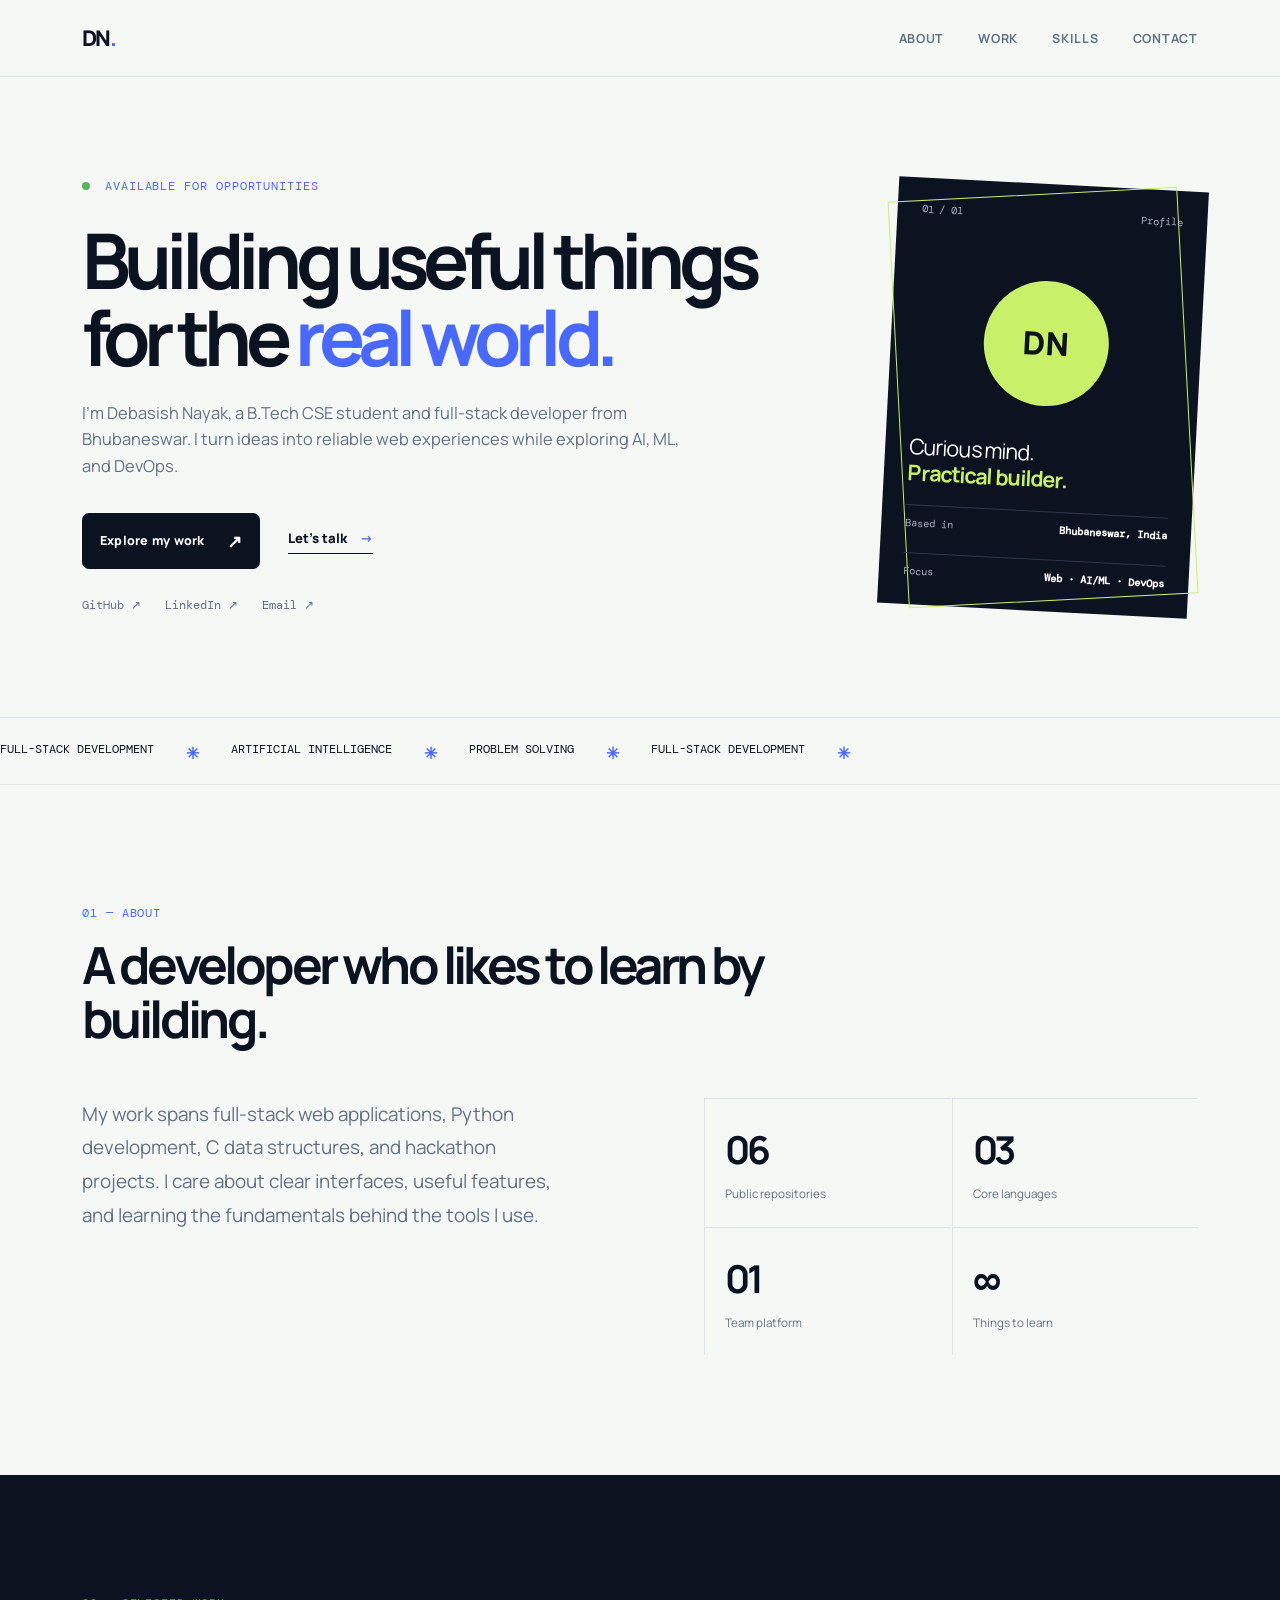
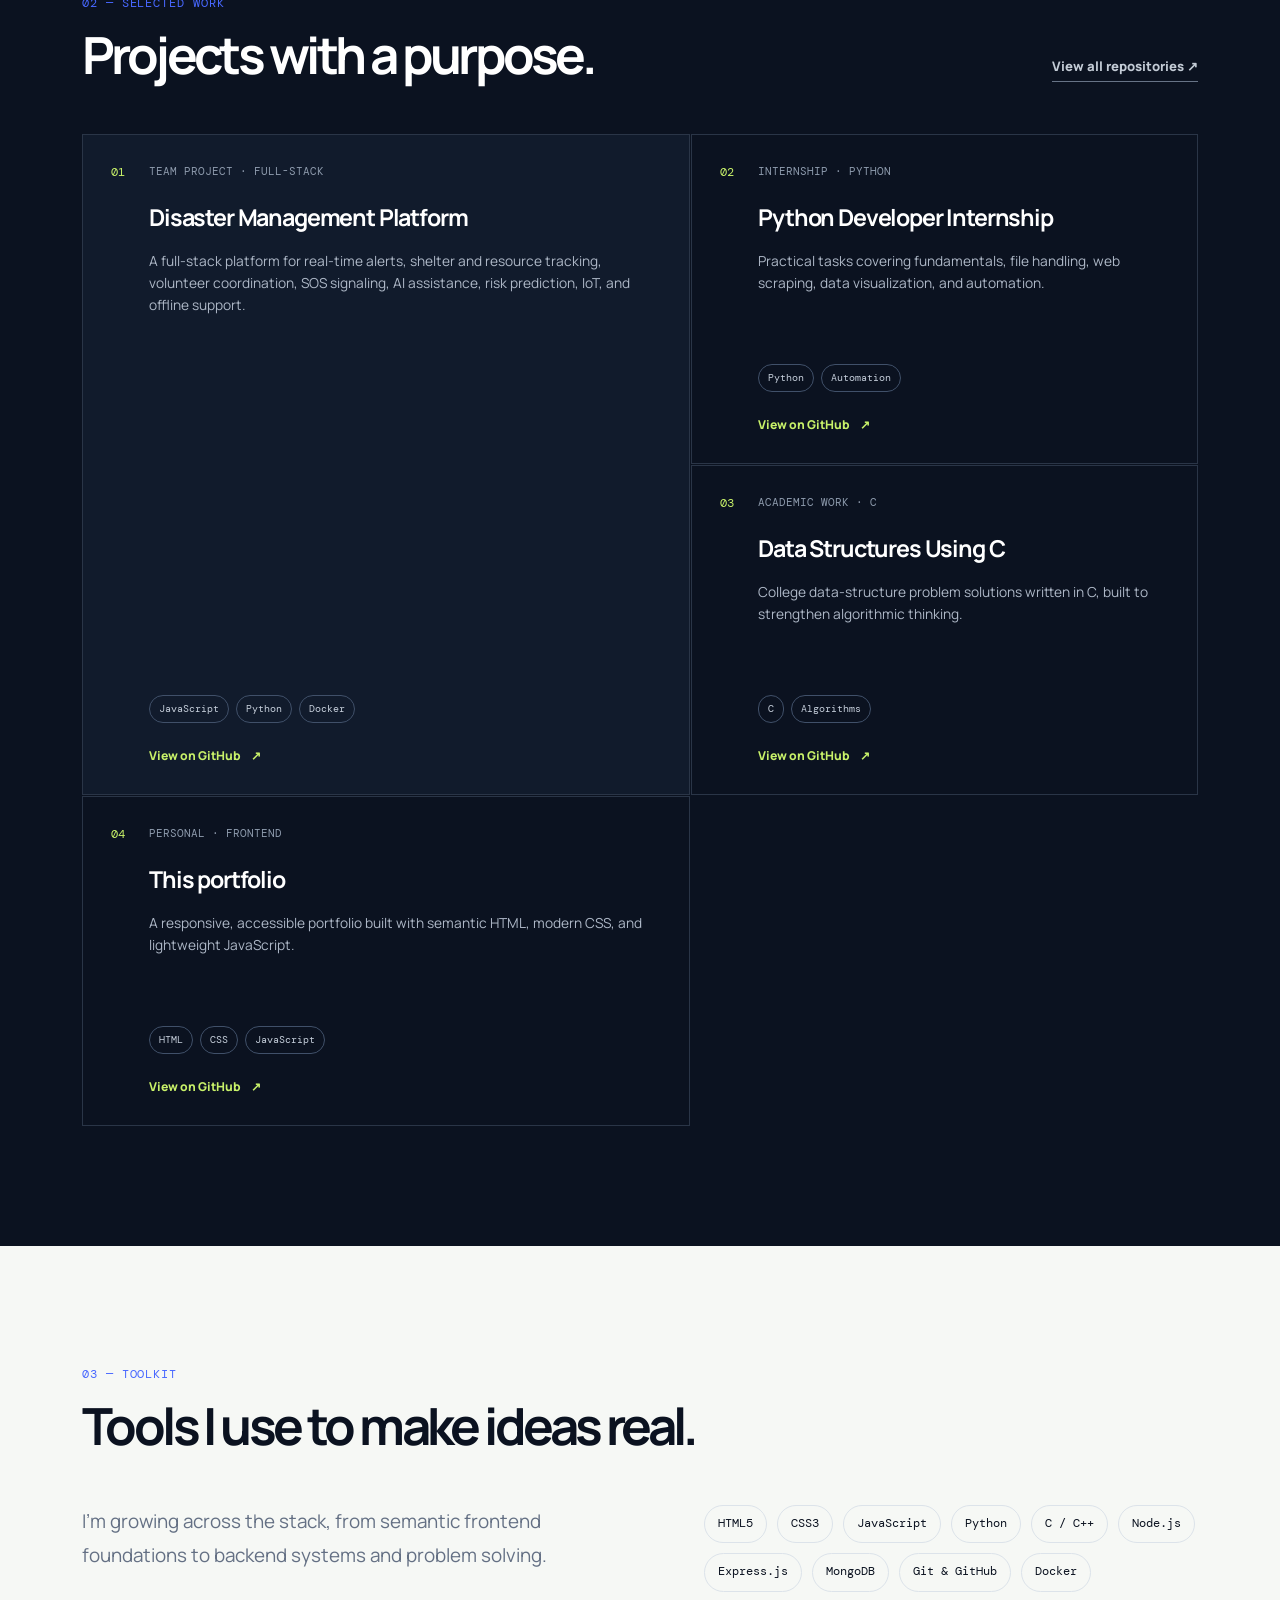
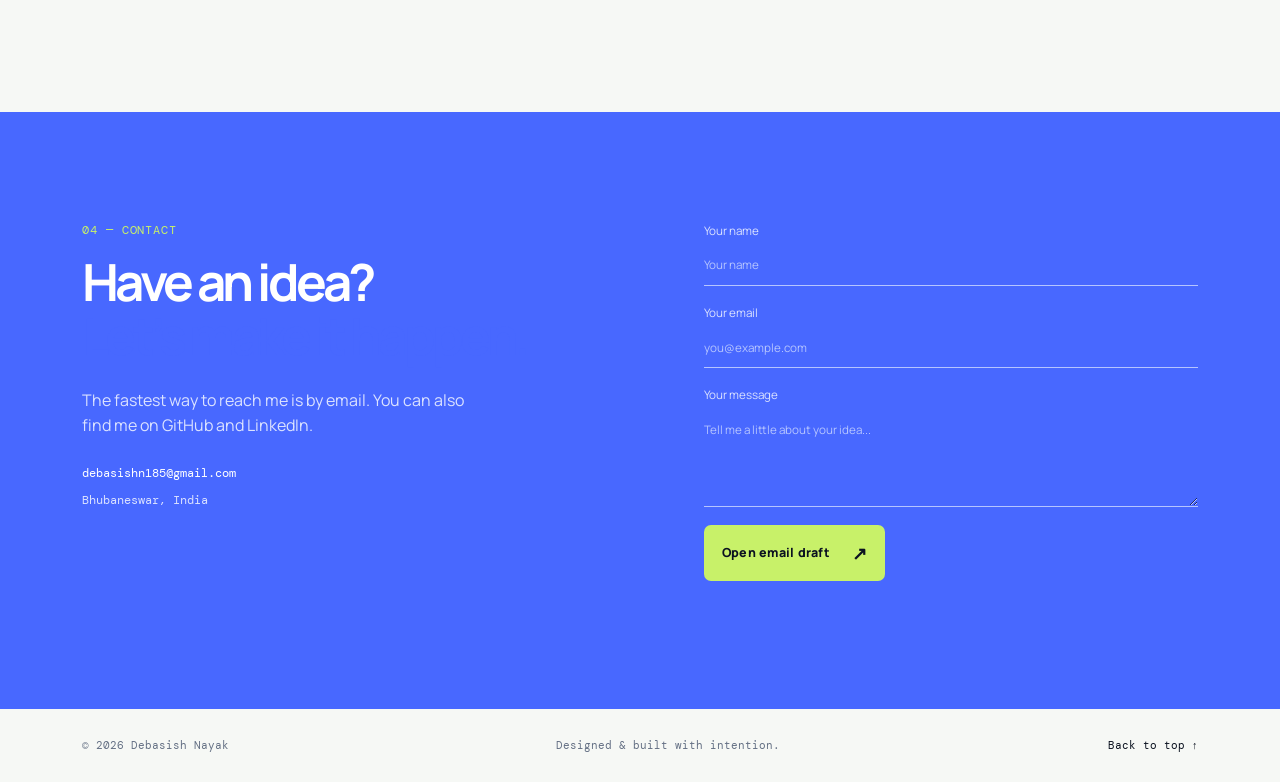
<file: index.html>
<!DOCTYPE html>
<html lang="en">
<head>
  <meta charset="UTF-8">
  <meta name="viewport" content="width=device-width, initial-scale=1.0">
  <meta name="description" content="Portfolio of Debasish Nayak, a B.Tech CSE student and full-stack developer from Bhubaneswar.">
  <meta name="theme-color" content="#0b1220">
  <title>Debasish Nayak | Full-stack developer</title>
  <link rel="preconnect" href="https://fonts.googleapis.com">
  <link rel="preconnect" href="https://fonts.gstatic.com" crossorigin>
  <link href="https://fonts.googleapis.com/css2?family=DM+Mono:wght@400;500&family=Manrope:wght@400;500;600;700;800&display=swap" rel="stylesheet">
  <link rel="stylesheet" href="style.css">
</head>
<body>
  <header class="site-header">
    <nav class="nav container" aria-label="Primary navigation">
      <a class="brand" href="#top" aria-label="Debasish Nayak home"><span>DN</span><i>.</i></a>
      <button class="menu-toggle" type="button" aria-expanded="false" aria-controls="nav-links">
        <span></span><span></span><span></span><b class="sr-only">Open menu</b>
      </button>
      <ul class="nav-links" id="nav-links">
        <li><a href="#about">About</a></li>
        <li><a href="#work">Work</a></li>
        <li><a href="#skills">Skills</a></li>
        <li><a href="#contact">Contact</a></li>
      </ul>
    </nav>
  </header>

  <main id="top">
    <section class="hero container">
      <div class="hero-copy">
        <p class="eyebrow"><span class="status-dot"></span> Available for opportunities</p>
        <h1>Building useful things for the <em>real world.</em></h1>
        <p class="hero-intro">I’m Debasish Nayak, a B.Tech CSE student and full-stack developer from Bhubaneswar. I turn ideas into reliable web experiences while exploring AI, ML, and DevOps.</p>
        <div class="hero-actions">
          <a class="button button-primary" href="#work">Explore my work <span>↗</span></a>
          <a class="text-link" href="mailto:debasishn185@gmail.com">Let’s talk <span>→</span></a>
        </div>
        <div class="social-row" aria-label="Social links">
          <a href="https://github.com/Debasish-Nayak-git" target="_blank" rel="noopener noreferrer">GitHub ↗</a>
          <a href="https://www.linkedin.com/in/debasish507" target="_blank" rel="noopener noreferrer">LinkedIn ↗</a>
          <a href="mailto:debasishn185@gmail.com">Email ↗</a>
        </div>
      </div>
      <div class="hero-card" aria-label="Profile summary">
        <div class="hero-card-top"><span>01 / 01</span><span>Profile</span></div>
        <div class="avatar">DN</div>
        <p class="hero-card-title">Curious mind.<br><strong>Practical builder.</strong></p>
        <div class="hero-card-meta"><span>Based in</span><strong>Bhubaneswar, India</strong></div>
        <div class="hero-card-meta"><span>Focus</span><strong>Web · AI/ML · DevOps</strong></div>
      </div>
    </section>

    <section class="marquee" aria-label="Areas of interest">
      <div class="marquee-track"><span>FULL-STACK DEVELOPMENT</span><b>✳</b><span>ARTIFICIAL INTELLIGENCE</span><b>✳</b><span>PROBLEM SOLVING</span><b>✳</b><span>FULL-STACK DEVELOPMENT</span><b>✳</b></div>
    </section>

    <section class="section container" id="about">
      <div class="section-heading"><p class="eyebrow">01 — About</p><h2>A developer who likes to learn by building.</h2></div>
      <div class="about-layout">
        <p class="large-copy">My work spans full-stack web applications, Python development, C data structures, and hackathon projects. I care about clear interfaces, useful features, and learning the fundamentals behind the tools I use.</p>
        <div class="stats">
          <div><strong>06</strong><span>Public repositories</span></div>
          <div><strong>03</strong><span>Core languages</span></div>
          <div><strong>01</strong><span>Team platform</span></div>
          <div><strong>∞</strong><span>Things to learn</span></div>
        </div>
      </div>
    </section>

    <section class="section work-section" id="work">
      <div class="container">
        <div class="section-heading heading-row"><div><p class="eyebrow">02 — Selected work</p><h2>Projects with a purpose.</h2></div><a class="text-link desktop-link" href="https://github.com/Debasish-Nayak-git?tab=repositories" target="_blank" rel="noopener noreferrer">View all repositories ↗</a></div>
        <div class="project-grid">
          <article class="project-card project-featured"><div class="project-number">01</div><div class="project-content"><p class="project-type">Team project · Full-stack</p><h3>Disaster Management Platform</h3><p>A full-stack platform for real-time alerts, shelter and resource tracking, volunteer coordination, SOS signaling, AI assistance, risk prediction, IoT, and offline support.</p><div class="tags"><span>JavaScript</span><span>Python</span><span>Docker</span></div><a class="project-link" href="https://github.com/Debasish-Nayak-git/DISASTER-MANAGEMENT-PLATFORM2" target="_blank" rel="noopener noreferrer">View on GitHub <span>↗</span></a></div></article>
          <article class="project-card"><div class="project-number">02</div><div class="project-content"><p class="project-type">Internship · Python</p><h3>Python Developer Internship</h3><p>Practical tasks covering fundamentals, file handling, web scraping, data visualization, and automation.</p><div class="tags"><span>Python</span><span>Automation</span></div><a class="project-link" href="https://github.com/Debasish-Nayak-git/internship" target="_blank" rel="noopener noreferrer">View on GitHub <span>↗</span></a></div></article>
          <article class="project-card"><div class="project-number">03</div><div class="project-content"><p class="project-type">Academic work · C</p><h3>Data Structures Using C</h3><p>College data-structure problem solutions written in C, built to strengthen algorithmic thinking.</p><div class="tags"><span>C</span><span>Algorithms</span></div><a class="project-link" href="https://github.com/Debasish-Nayak-git/Data-structure-using-c" target="_blank" rel="noopener noreferrer">View on GitHub <span>↗</span></a></div></article>
          <article class="project-card"><div class="project-number">04</div><div class="project-content"><p class="project-type">Personal · Frontend</p><h3>This portfolio</h3><p>A responsive, accessible portfolio built with semantic HTML, modern CSS, and lightweight JavaScript.</p><div class="tags"><span>HTML</span><span>CSS</span><span>JavaScript</span></div><a class="project-link" href="https://github.com/Debasish-Nayak-git/portfolio" target="_blank" rel="noopener noreferrer">View on GitHub <span>↗</span></a></div></article>
        </div>
      </div>
    </section>

    <section class="section container" id="skills">
      <div class="section-heading"><p class="eyebrow">03 — Toolkit</p><h2>Tools I use to make ideas real.</h2></div>
      <div class="skills-layout"><p class="large-copy">I’m growing across the stack, from semantic frontend foundations to backend systems and problem solving.</p><div class="skills-list"><span>HTML5</span><span>CSS3</span><span>JavaScript</span><span>Python</span><span>C / C++</span><span>Node.js</span><span>Express.js</span><span>MongoDB</span><span>Git & GitHub</span><span>Docker</span></div></div>
    </section>

    <section class="contact-section" id="contact">
      <div class="container contact-layout">
        <div><p class="eyebrow">04 — Contact</p><h2>Have an idea?<br><em>Let’s make it happen.</em></h2><p class="contact-note">The fastest way to reach me is by email. You can also find me on GitHub and LinkedIn.</p><div class="contact-details"><a href="mailto:debasishn185@gmail.com">debasishn185@gmail.com</a><span>Bhubaneswar, India</span></div></div>
        <form class="contact-form" id="contact-form">
          <label for="name">Your name<input id="name" name="name" type="text" autocomplete="name" required placeholder="Your name"></label>
          <label for="email">Your email<input id="email" name="email" type="email" autocomplete="email" required placeholder="you@example.com"></label>
          <label for="message">Your message<textarea id="message" name="message" rows="4" required placeholder="Tell me a little about your idea..."></textarea></label>
          <button class="button button-light" type="submit">Open email draft <span>↗</span></button>
          <p class="form-message" id="form-message" role="status"></p>
        </form>
      </div>
    </section>
  </main>

  <footer class="footer container"><span>© 2026 Debasish Nayak</span><span>Designed & built with intention.</span><a href="#top">Back to top ↑</a></footer>
  <script src="script.js"></script>
</body>
</html>
</file>
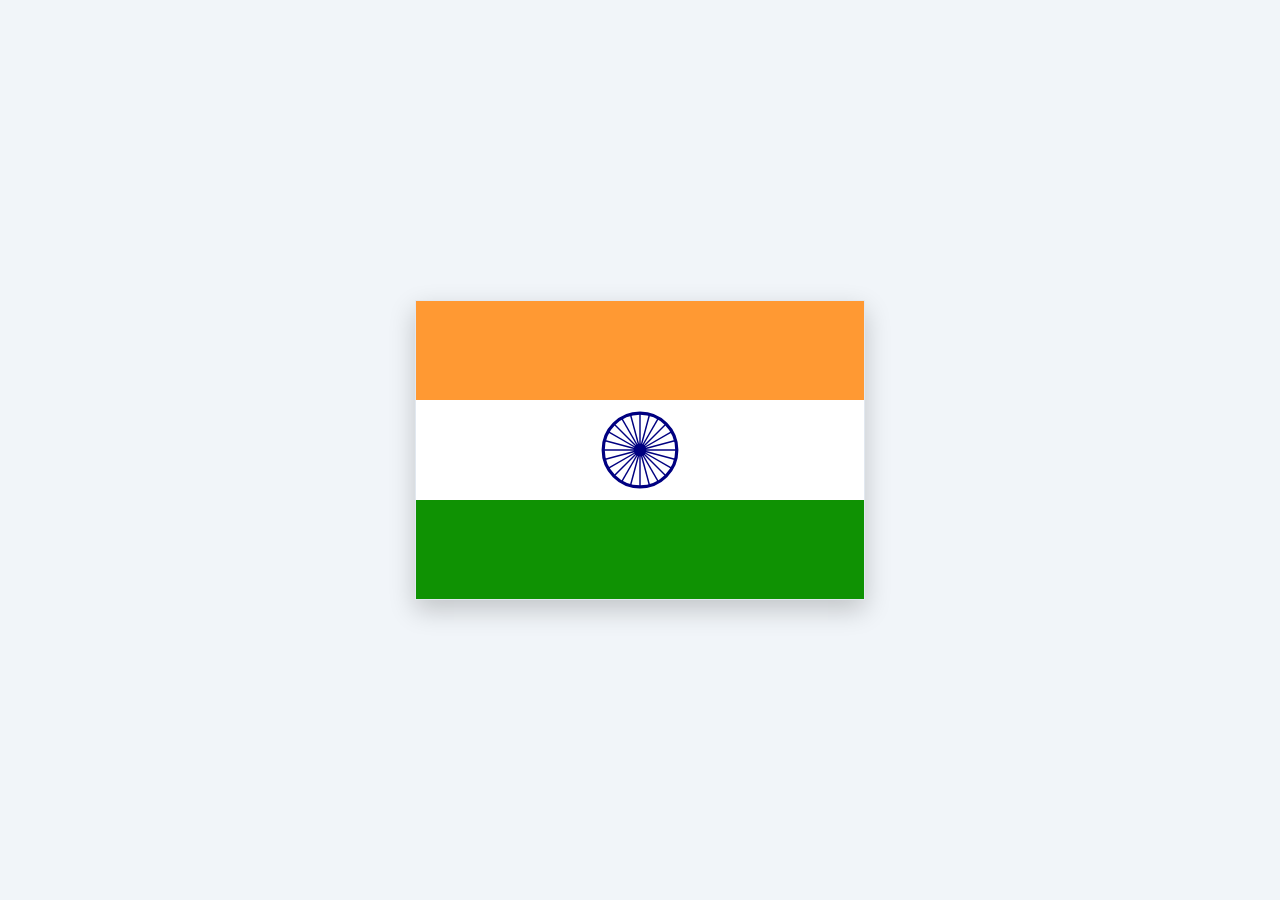
<file: flag.html>
<!DOCTYPE html>
<html lang="en">
<head>
  <meta charset="UTF-8">
  <meta name="viewport" content="width=device-width, initial-scale=1.0">
  <title>Indian National Flag — Tiranga</title>
  <style>
    * {
      margin: 0;
      padding: 0;
      box-sizing: border-box;
    }

    body {
      min-height: 100vh;
      display: flex;
      align-items: center;
      justify-content: center;
      background-color: #f1f5f9;
    }

    /* Standard 3:2 Ratio Indian Flag */
    .flag {
      width: 450px;
      height: 300px;
      display: flex;
      flex-direction: column;
      box-shadow: 0 10px 25px rgba(0, 0, 0, 0.2);
      border: 1px solid #e2e8f0;
    }

    /* Top Band - Saffron */
    .saffron {
      flex: 1;
      background-color: #FF9933;
    }

    /* Middle Band - White */
    .white {
      flex: 1;
      background-color: #FFFFFF;
      display: flex;
      align-items: center;
      justify-content: center;
      position: relative;
    }

    /* Bottom Band - Green */
    .green {
      flex: 1;
      background-color: #0f9203;
    }

    /* Ashoka Chakra (Navy Blue, 24 Spokes) */
    .ashoka-chakra {
      width: 80px;
      height: 80px;
    }
  </style>
</head>
<body>

  <!-- The Flag -->
  <div class="flag">
    <div class="saffron"></div>
    <div class="white">
      <svg class="ashoka-chakra" viewBox="0 0 100 100" xmlns="http://www.w3.org/2000/svg">
        <!-- Outer Circle Rim -->
        <circle cx="50" cy="50" r="46" fill="none" stroke="#000080" stroke-width="4" />
        
        <!-- Center Hub -->
        <circle cx="50" cy="50" r="8" fill="#000080" />
        <circle cx="50" cy="50" r="3" fill="#FFFFFF" />

        <!-- 24 Spokes (15 degrees apart) -->
        <g stroke="#000080" stroke-width="1.8">
          <line x1="50" y1="50" x2="50" y2="4" transform="rotate(0 50 50)" />
          <line x1="50" y1="50" x2="50" y2="4" transform="rotate(15 50 50)" />
          <line x1="50" y1="50" x2="50" y2="4" transform="rotate(30 50 50)" />
          <line x1="50" y1="50" x2="50" y2="4" transform="rotate(45 50 50)" />
          <line x1="50" y1="50" x2="50" y2="4" transform="rotate(60 50 50)" />
          <line x1="50" y1="50" x2="50" y2="4" transform="rotate(75 50 50)" />
          <line x1="50" y1="50" x2="50" y2="4" transform="rotate(90 50 50)" />
          <line x1="50" y1="50" x2="50" y2="4" transform="rotate(105 50 50)" />
          <line x1="50" y1="50" x2="50" y2="4" transform="rotate(120 50 50)" />
          <line x1="50" y1="50" x2="50" y2="4" transform="rotate(135 50 50)" />
          <line x1="50" y1="50" x2="50" y2="4" transform="rotate(150 50 50)" />
          <line x1="50" y1="50" x2="50" y2="4" transform="rotate(165 50 50)" />
          <line x1="50" y1="50" x2="50" y2="4" transform="rotate(180 50 50)" />
          <line x1="50" y1="50" x2="50" y2="4" transform="rotate(195 50 50)" />
          <line x1="50" y1="50" x2="50" y2="4" transform="rotate(210 50 50)" />
          <line x1="50" y1="50" x2="50" y2="4" transform="rotate(225 50 50)" />
          <line x1="50" y1="50" x2="50" y2="4" transform="rotate(240 50 50)" />
          <line x1="50" y1="50" x2="50" y2="4" transform="rotate(255 50 50)" />
          <line x1="50" y1="50" x2="50" y2="4" transform="rotate(270 50 50)" />
          <line x1="50" y1="50" x2="50" y2="4" transform="rotate(285 50 50)" />
          <line x1="50" y1="50" x2="50" y2="4" transform="rotate(300 50 50)" />
          <line x1="50" y1="50" x2="50" y2="4" transform="rotate(315 50 50)" />
          <line x1="50" y1="50" x2="50" y2="4" transform="rotate(330 50 50)" />
          <line x1="50" y1="50" x2="50" y2="4" transform="rotate(345 50 50)" />
        </g>
      </svg>
    </div>
    <div class="green"></div>
  </div>

</body>
</html>
</file>
<file: style.css>
:root {
  --ink: #0b1220;
  --muted: #647084;
  --line: #dce3ea;
  --paper: #f6f8f5;
  --white: #fff;
  --lime: #c8f169;
  --blue: #4868ff;
  --radius: 14px;
}

* { box-sizing: border-box; margin: 0; padding: 0; }
html { scroll-behavior: smooth; }
body { background: var(--paper); color: var(--ink); font-family: "Manrope", sans-serif; line-height: 1.6; }
a { color: inherit; text-decoration: none; }
button, input, textarea { font: inherit; }
.container { margin: auto; max-width: 1180px; padding-left: 32px; padding-right: 32px; }
.sr-only { clip: rect(0,0,0,0); clip-path: inset(50%); height: 1px; overflow: hidden; position: absolute; white-space: nowrap; width: 1px; }

.site-header { background: rgba(246,248,245,.92); border-bottom: 1px solid var(--line); position: sticky; top: 0; z-index: 10; backdrop-filter: blur(14px); }
.nav { align-items: center; display: flex; height: 76px; justify-content: space-between; }
.brand { font-size: 1.35rem; font-weight: 800; letter-spacing: -.08em; }
.brand i { color: var(--blue); font-style: normal; }
.nav-links { align-items: center; display: flex; gap: 34px; list-style: none; }
.nav-links a { color: var(--muted); font-size: .78rem; font-weight: 700; letter-spacing: .06em; text-transform: uppercase; transition: color .2s ease; }
.nav-links a:hover, .social-row a:hover, .contact-details a:hover { color: var(--blue); }
.menu-toggle { background: none; border: 0; cursor: pointer; display: none; }

.hero { align-items: center; display: grid; gap: 9vw; grid-template-columns: minmax(0,1fr) 310px; min-height: 640px; padding-bottom: 100px; padding-top: 100px; }
.eyebrow { color: var(--blue); font-family: "DM Mono", monospace; font-size: .72rem; letter-spacing: .08em; text-transform: uppercase; }
.status-dot { background: #56b55b; border-radius: 50%; display: inline-block; height: 8px; margin-right: 7px; width: 8px; }
h1 { font-size: clamp(3rem, 6vw, 5.8rem); letter-spacing: -.08em; line-height: 1.01; margin: 24px 0; max-width: 760px; }
h1 em, h2 em { color: var(--blue); font-style: normal; }
.hero-intro { color: var(--muted); font-size: 1.03rem; max-width: 600px; }
.hero-actions { align-items: center; display: flex; gap: 28px; margin: 34px 0 28px; }
.button { align-items: center; border: 0; border-radius: 7px; cursor: pointer; display: inline-flex; font-size: .78rem; font-weight: 800; gap: 22px; justify-content: space-between; letter-spacing: .02em; padding: 14px 18px; }
.button span { font-size: 1.1rem; }
.button-primary { background: var(--ink); color: var(--white); transition: background .2s ease, transform .2s ease; }
.button-primary:hover { background: var(--blue); transform: translateY(-2px); }
.button-light { background: var(--lime); color: var(--ink); width: max-content; }
.text-link { border-bottom: 1px solid var(--ink); font-size: .82rem; font-weight: 800; padding-bottom: 4px; }
.text-link span { color: var(--blue); margin-left: 10px; }
.social-row { display: flex; gap: 24px; }
.social-row a { color: var(--muted); font-family: "DM Mono", monospace; font-size: .72rem; transition: color .2s ease; }
.hero-card { background: var(--ink); color: var(--white); min-height: 390px; padding: 24px; position: relative; transform: rotate(3deg); }
.hero-card::after { border: 1px solid var(--lime); content: ""; inset: 10px; pointer-events: none; position: absolute; transform: rotate(-6deg); }
.hero-card-top { color: #a9b4c5; display: flex; font-family: "DM Mono", monospace; font-size: .65rem; justify-content: space-between; position: relative; z-index: 1; }
.avatar { align-items: center; background: var(--lime); border-radius: 50%; color: var(--ink); display: flex; font-size: 2rem; font-weight: 800; height: 125px; justify-content: center; margin: 56px auto 34px; position: relative; width: 125px; z-index: 1; }
.hero-card-title { font-size: 1.35rem; letter-spacing: -.04em; line-height: 1.2; position: relative; z-index: 1; }
.hero-card-title strong { color: var(--lime); }
.hero-card-meta { border-top: 1px solid #2c3749; display: flex; font-family: "DM Mono", monospace; font-size: .65rem; justify-content: space-between; margin-top: 20px; padding-top: 10px; position: relative; z-index: 1; }
.hero-card-meta span { color: #a9b4c5; }
.marquee { border-bottom: 1px solid var(--line); border-top: 1px solid var(--line); overflow: hidden; padding: 17px 0; white-space: nowrap; }
.marquee-track { animation: scroll 25s linear infinite; display: inline-flex; gap: 32px; min-width: max-content; }
.marquee span { font-family: "DM Mono", monospace; font-size: .72rem; }
.marquee b { color: var(--blue); font-size: 1rem; }
@keyframes scroll { to { transform: translateX(-25%); } }

.section { padding-bottom: 120px; padding-top: 120px; }
.section-heading { margin-bottom: 52px; max-width: 700px; }
h2 { font-size: clamp(2.2rem, 4vw, 3.8rem); letter-spacing: -.07em; line-height: 1.05; margin-top: 15px; }
.about-layout, .skills-layout { display: grid; gap: 10vw; grid-template-columns: 1fr 1fr; }
.large-copy { color: var(--muted); font-size: 1.18rem; line-height: 1.8; max-width: 520px; }
.stats { display: grid; gap: 1px; grid-template-columns: 1fr 1fr; }
.stats div { border-left: 1px solid var(--line); border-top: 1px solid var(--line); padding: 20px; }
.stats strong { display: block; font-size: 2.4rem; letter-spacing: -.08em; }
.stats span { color: var(--muted); font-size: .73rem; }
.work-section { background: var(--ink); color: var(--white); }
.heading-row { align-items: end; display: flex; justify-content: space-between; max-width: none; }
.heading-row .text-link { border-color: #677386; color: #c3cbd5; }
.project-grid { display: grid; gap: 1px; grid-template-columns: 1.2fr 1fr; }
.project-card { border: 1px solid #2a3547; display: flex; gap: 24px; min-height: 330px; padding: 28px; transition: border-color .2s ease, transform .2s ease; }
.project-card:hover { border-color: var(--lime); transform: translateY(-4px); }
.project-featured { background: #111b2c; grid-row: span 2; }
.project-number { color: var(--lime); font-family: "DM Mono", monospace; font-size: .75rem; }
.project-content { display: flex; flex: 1; flex-direction: column; }
.project-type { color: #8d9aac; font-family: "DM Mono", monospace; font-size: .68rem; margin-bottom: 19px; text-transform: uppercase; }
.project-card h3 { font-size: 1.45rem; letter-spacing: -.05em; margin-bottom: 14px; }
.project-card p:not(.project-type) { color: #aeb8c7; font-size: .86rem; }
.tags { display: flex; flex-wrap: wrap; gap: 7px; margin: auto 0 23px; padding-top: 25px; }
.tags span { border: 1px solid #405069; border-radius: 20px; color: #c7d0dc; font-family: "DM Mono", monospace; font-size: .65rem; padding: 5px 9px; }
.project-link { color: var(--lime); font-size: .76rem; font-weight: 800; }
.project-link span { margin-left: 8px; }
.skills-list { display: flex; flex-wrap: wrap; gap: 10px; align-content: start; }
.skills-list span { border: 1px solid var(--line); border-radius: 20px; font-family: "DM Mono", monospace; font-size: .72rem; padding: 9px 13px; }
.contact-section { background: var(--blue); color: var(--white); padding: 110px 0; }
.contact-section .eyebrow { color: var(--lime); }
.contact-layout { display: grid; gap: 10vw; grid-template-columns: 1fr 1fr; }
.contact-note { color: #dbe2ff; margin: 25px 0; max-width: 400px; }
.contact-details { display: flex; flex-direction: column; font-family: "DM Mono", monospace; font-size: .75rem; gap: 8px; }
.contact-details span { color: #dbe2ff; }
.contact-form { display: flex; flex-direction: column; gap: 18px; }
.contact-form label { color: #dbe2ff; font-size: .73rem; }
.contact-form input, .contact-form textarea { background: transparent; border: 0; border-bottom: 1px solid #b6c5ff; border-radius: 0; color: var(--white); display: block; margin-top: 6px; outline: 0; padding: 10px 0; resize: vertical; width: 100%; }
.contact-form input:focus, .contact-form textarea:focus { border-color: var(--lime); }
.contact-form input::placeholder, .contact-form textarea::placeholder { color: #b6c5ff; }
.form-message { font-size: .75rem; }
.is-error { color: #ffe0e0; }.is-success { color: var(--lime); }
.footer { align-items: center; color: var(--muted); display: flex; font-family: "DM Mono", monospace; font-size: .67rem; justify-content: space-between; padding-bottom: 28px; padding-top: 28px; }
.footer a { color: var(--ink); }

@media (max-width: 760px) {
  .container { padding-left: 20px; padding-right: 20px; }
  .nav { height: 68px; }.menu-toggle { display: flex; flex-direction: column; gap: 4px; padding: 8px; }.menu-toggle span { background: var(--ink); display: block; height: 2px; width: 21px; }
  .nav-links { background: var(--paper); border-bottom: 1px solid var(--line); display: none; flex-direction: column; gap: 0; left: 0; padding: 10px 20px; position: absolute; right: 0; top: 68px; }.nav-links.is-open { display: flex; }.nav-links a { display: block; padding: 12px 0; }
  .hero { display: flex; flex-direction: column; gap: 54px; min-height: auto; padding-bottom: 80px; padding-top: 75px; }.hero-card { align-self: center; max-width: 310px; width: 100%; }
  h1 { font-size: clamp(2.8rem, 13vw, 4rem); }.hero-actions { align-items: flex-start; flex-direction: column; gap: 20px; }.social-row { flex-wrap: wrap; }
  .section { padding-bottom: 80px; padding-top: 80px; }.about-layout, .skills-layout, .contact-layout { gap: 40px; grid-template-columns: 1fr; }.stats { margin-top: 15px; }.heading-row { align-items: flex-start; flex-direction: column; gap: 20px; }.desktop-link { display: none; }
  .project-grid { grid-template-columns: 1fr; }.project-featured { grid-row: auto; }.project-card { min-height: 290px; padding: 22px; }
  .contact-section { padding: 80px 0; }.footer { align-items: flex-start; flex-direction: column; gap: 10px; }
}
</file>
